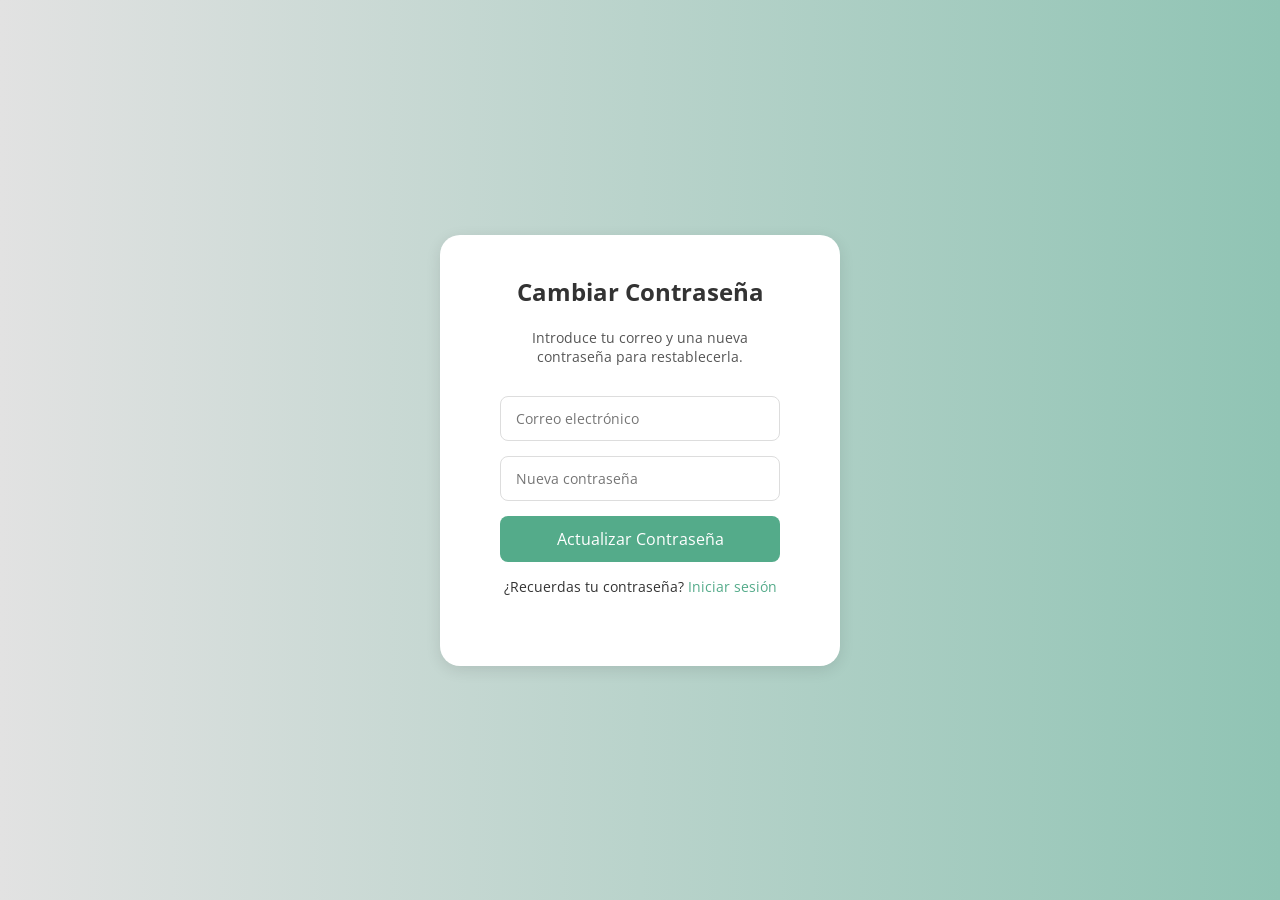
<file: Parcial 2 DWP/Actividad2/contraseña.html>
<!DOCTYPE html>
<html lang="es">
<head>
    <meta charset="UTF-8">
    <meta name="viewport" content="width=device-width, initial-scale=1.0">
    <title>Cambiar Contraseña</title>
    <link href="https://fonts.googleapis.com/css2?family=Open+Sans:wght@300;400;600&display=swap" rel="stylesheet">
    <link rel="stylesheet" href="css/contraseña/styles.css">
</head>
<body>
    <div class="container">
        <div class="form-wrapper">
            <h2>Cambiar Contraseña</h2>
            <p>Introduce tu correo y una nueva contraseña para restablecerla.</p>
            <form id="changePasswordForm">
                <input type="email" id="email" placeholder="Correo electrónico" required>
                <input type="password" id="newPassword" placeholder="Nueva contraseña" required>
                <button type="submit">Actualizar Contraseña</button>
                <p class="message">¿Recuerdas tu contraseña? <a href="login.html">Iniciar sesión</a></p>
            </form>
        </div>
    </div>
    <script src="js/contraseña.js"></script>
</body>
</html>
</file>
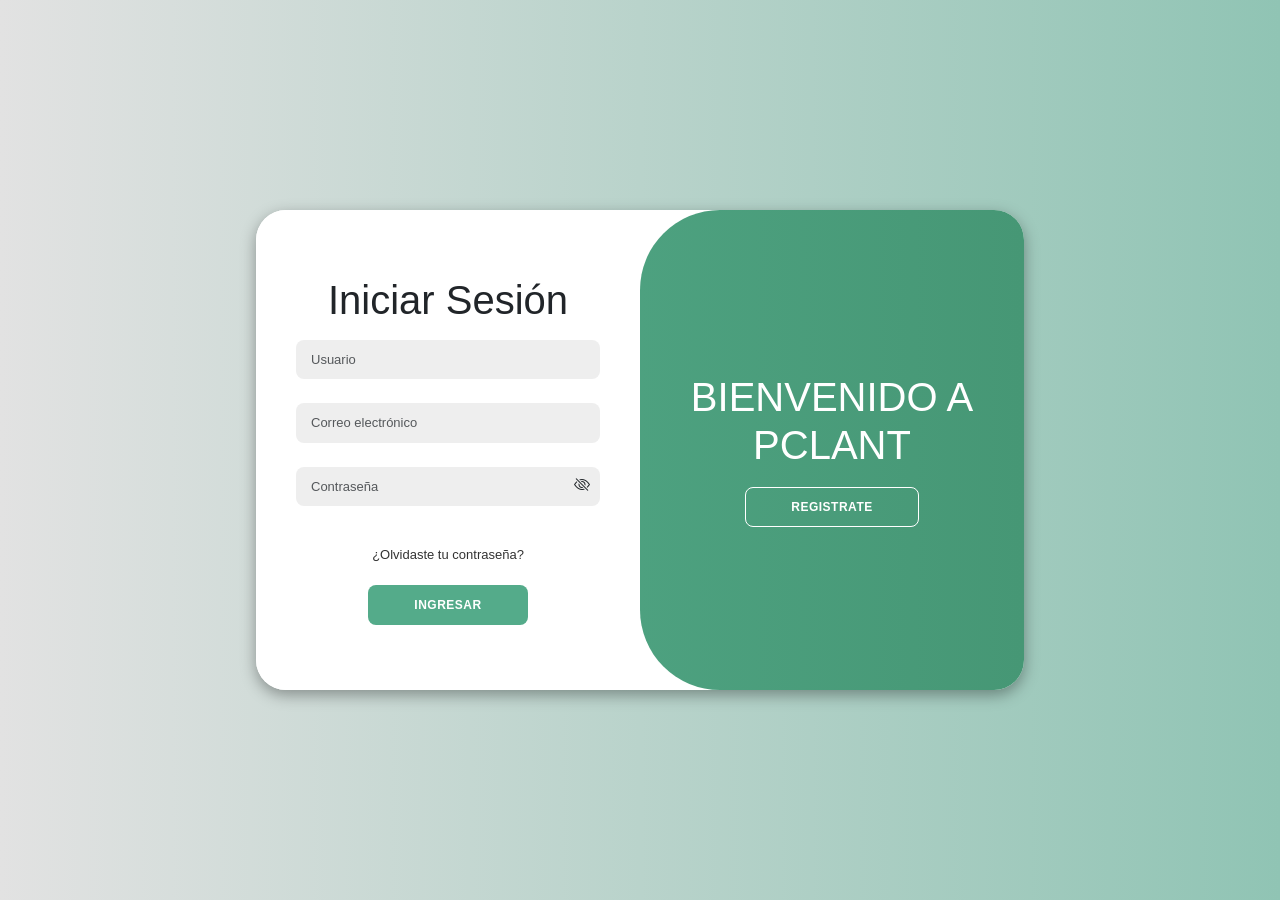
<file: Parcial 2 DWP/Actividad2/login.html>
<!DOCTYPE html>
<html lang="es">
<head>
    <meta charset="UTF-8">
    <meta name="viewport" content="width=device-width, initial-scale=1.0">
    <meta name="description" content="Bienvenido a PClant, tu tienda de laptops de confianza.">
    <title>PClant</title>
    <link href="https://fonts.googleapis.com/css2?family=Poppins:wght@300;400;500;600;700&display=swap" rel="stylesheet">
    <link href="https://cdn.jsdelivr.net/npm/bootstrap@5.3.3/dist/css/bootstrap.min.css" rel="stylesheet">
    <link rel="stylesheet" href="https://cdn.jsdelivr.net/npm/bootstrap-icons@1.8.1/font/bootstrap-icons.css">
    <link rel="stylesheet" href="css/login/styles.css">
    <!-- Favicon -->
    <link rel="icon" href="img/PClant.png" type="image/png">
</head>
<body>
    <div class="container" id="container">
        <!-- Formulario de registro -->
        <div class="form-container sign-up">
            <form>
                <h1>Crear Cuenta</h1>
                <input type="text" placeholder="Usuario">
                <input type="email" placeholder="Correo electrónico">
                <input type="password" placeholder="Contraseña">
                <button>Registrar</button>
            </form>
        </div>

        <!-- Formulario de inicio de sesión -->
        <div class="form-container sign-in">
            <form id="loginForm">
                <h1>Iniciar Sesión</h1>
                <input type="text" id="username" class="form-control mb-3" placeholder="Usuario" required>
                <input type="email" id="email" class="form-control mb-3" placeholder="Correo electrónico" required>
                <div class="password-wrapper mb-3 position-relative">
                    <input type="password" id="password" class="form-control" placeholder="Contraseña" required>
                    <i class="bi bi-eye-slash position-absolute" id="togglePassword" style="cursor: pointer; right: 10px; top: 50%; transform: translateY(-50%);"></i>
                </div>
                <a href="#" id="forgotPassword">¿Olvidaste tu contraseña?</a>
                <button type="submit">INGRESAR</button>
            </form>
        </div>

        <!-- Panel de cambio entre inicio de sesión y registro -->
        <div class="toggle-container">
            <div class="toggle">
                <div class="toggle-panel toggle-left">
                    <h1>Registrate a PClant</h1>
                    <button class="hidden" id="login">Iniciar sesión</button>
                </div>
                <div class="toggle-panel toggle-right">
                    <h1>BIENVENIDO A PCLANT</h1>
                    <button class="hidden" id="register">Registrate</button>
                </div>
            </div>
        </div>
    </div>

    <script src="https://cdn.jsdelivr.net/npm/bootstrap@5.3.3/dist/js/bootstrap.bundle.min.js"></script>
    <script src="js/login.js"></script>
</body>
</html>
</file>
<file: Parcial 2 DWP/Actividad2/css/contraseña/styles.css>
@import url('https://fonts.googleapis.com/css2?family=Open+Sans:wght@300;400;500;600&family=Titillium+Web:wght@200;300;400;600;700&display=swap');

/* Reset básico */
* {
    margin: 0;
    padding: 0;
    box-sizing: border-box;
    font-family: 'Open Sans', sans-serif;
}

/* Fondo */
body {
    background: linear-gradient(to right, #e2e2e2, #90c4b4);    
    display: flex;
    justify-content: center;
    align-items: center;
    height: 100vh;
}

/* Contenedor principal */
.container {
    background-color: #fff;
    padding: 40px 60px;
    border-radius: 20px;
    box-shadow: 0 4px 15px rgba(0, 0, 0, 0.1);
    width: 100%;
    max-width: 400px;
}
/* Encabezado */
h2 {
    font-size: 24px;
    text-align: center;
    margin-bottom: 20px;
    color: #333;
}

/* Descripción */
p {
    text-align: center;
    font-size: 14px;
    color: #555;
    margin-bottom: 30px;
}

/* Estilo del formulario */
form {
    display: flex;
    flex-direction: column;
    gap: 15px;
}

/* Input de correo */
input {
    padding: 12px 15px;
    border-radius: 8px;
    border: 1px solid #ddd;
    font-size: 14px;
    outline: none;
    transition: border-color 0.3s ease;
}

input:focus {
    border-color: #54ab8a;
}

/* Botón */
button {
    padding: 12px;
    background-color: #54ab8a;
    color: white;
    border: none;
    border-radius: 8px;
    font-size: 16px;
    cursor: pointer;
    transition: background-color 0.3s ease;
}

button:hover {
    background-color: #469775;
}

/* Mensaje */
.message {
    text-align: center;
    font-size: 14px;
    color: #333;
}

.message a {
    color: #54ab8a;
    text-decoration: none;
}

.message a:hover {
    text-decoration: underline;
}
</file>
<file: Parcial 2 DWP/Actividad2/css/login/styles.css>
@import url('https://fonts.googleapis.com/css2?family=Open+Sans:wght@300;400;500;600&family=Titillium+Web:wght@200;300;400;600;700&display=swap');

* {
    margin: 0;
    padding: 0;
    box-sizing: border-box;
    font-family: 'Montserrat', sans-serif;
}

body {
    background-color: #3fc28b;
    background: linear-gradient(to right, #e2e2e2, #90c4b4);
    display: flex;
    align-items: center;
    justify-content: center;
    flex-direction: column;
    height: 100vh;
    transition: opacity 0.5s ease;
}

/* Clase para fade-out */
body.fade-out {
    opacity: 0;
}

.container {
    background-color: #fff;
    border-radius: 30px;
    box-shadow: 0 5px 15px rgba(0, 0, 0, 0.35);
    position: relative;
    overflow: hidden;
    width: 768px;
    max-width: 100%;
    min-height: 480px;
    transition: transform 0.6s ease-in-out;
}

.container p {
    font-size: 14px;
    line-height: 20px;
    letter-spacing: 0.3px;
    margin: 20px 0;
}

.container span {
    font-size: 12px;
}

.container a {
    color: #333;
    font-size: 13px;
    text-decoration: none;
    margin: 15px 0 10px;
}

.container button {
    background-color: #54ab8a;
    color: #fff;
    font-size: 12px;
    padding: 10px 45px;
    border: 1px solid transparent;
    border-radius: 8px;
    font-weight: 600;
    letter-spacing: 0.5px;
    text-transform: uppercase;
    margin-top: 10px;
    cursor: pointer;
}

.container button.hidden {
    background-color: transparent;
    border-color: #fff;
}

.container form {
    background-color: #fff;
    display: flex;
    align-items: center;
    justify-content: center;
    flex-direction: column;
    padding: 0 40px;
    height: 100%;
}

.container input {
    background-color: #eee;
    border: none;
    margin: 8px 0;
    padding: 10px 15px;
    font-size: 13px;
    border-radius: 8px;
    width: 100%;
    outline: none;
}

.form-container {
    position: absolute;
    top: 0;
    height: 100%;
    transition: all 0.6s ease-in-out;
}

.sign-in {
    left: 0;
    width: 50%;
    z-index: 2;
}

.container.active .sign-in {
    transform: translateX(100%);
}

.sign-up {
    left: 0;
    width: 50%;
    opacity: 0;
    z-index: 1;
}

.container.active .sign-up {
    transform: translateX(100%);
    opacity: 1;
    z-index: 5;
    animation: move 0.6s;
}

@keyframes move {
    0%, 49.99% {
        opacity: 0;
        z-index: 1;
    }
    50%, 100% {
        opacity: 1;
        z-index: 5;
    }
}

.social-icons {
    margin: 20px 0;
}

.social-icons a {
    border: 1px solid #ccc;
    border-radius: 20%;
    display: inline-flex;
    justify-content: center;
    align-items: center;
    margin: 0 3px;
    width: 40px;
    height: 40px;
}

.toggle-container {
    position: absolute;
    top: 0;
    left: 50%;
    width: 50%;
    height: 100%;
    overflow: hidden;
    transition: all 0.6s ease-in-out;
    border-radius: 80px 0 0 80px;
    z-index: 1000;
}

.container.active .toggle-container {
    transform: translateX(-100%);
    border-radius: 0 150px 100px 0;
}

.toggle {
    background-color: #54ab8a;
    height: 100%;
    background: linear-gradient(to right, #54ab8a, #469775);
    color: #fff;
    position: relative;
    left: -100%;
    height: 100%;
    width: 200%;
    transform: translateX(0);
    transition: all 0.6s ease-in-out;
}

.container.active .toggle {
    transform: translateX(50%);
}

.toggle-panel {
    position: absolute;
    width: 50%;
    height: 100%;
    display: flex;
    align-items: center;
    justify-content: center;
    flex-direction: column;
    padding: 0 30px;
    text-align: center;
    top: 0;
    transform: translateX(0);
    transition: all 0.6s ease-in-out;
}

.toggle-left {
    transform: translateX(-200%);
}

.container.active .toggle-left {
    transform: translateX(0);
}

.toggle-right {
    right: 0;
    transform: translateX(0);
}

.container.active .toggle-right {
    transform: translateX(200%);
}

.password-wrapper {
    position: relative;
    width: 100%; /* Asegura que el contenedor ocupe todo el ancho */
}

.password-wrapper input {
    width: 100%; /* Igual ancho que los demás inputs */
    padding-right: 40px; /* Espacio para el ícono */
}

.toggle-icon {
    position: absolute;
    top: 50%;
    right: 10px; /* Distancia del borde derecho */
    transform: translateY(-50%);
    cursor: pointer;
    color: #888; /* Color del ícono */
}

/* Animación para el cambio de ventanas */
.fade-out .container {
    transform: translateX(100%);
}

.fade-in .container {
    transform: translateX(0);
}

/* Aplica transición de desvanecimiento a la página cuando cambia */
body.fade-out {
    opacity: 0;
}

body.fade-in {
    opacity: 1;
}
</file>
